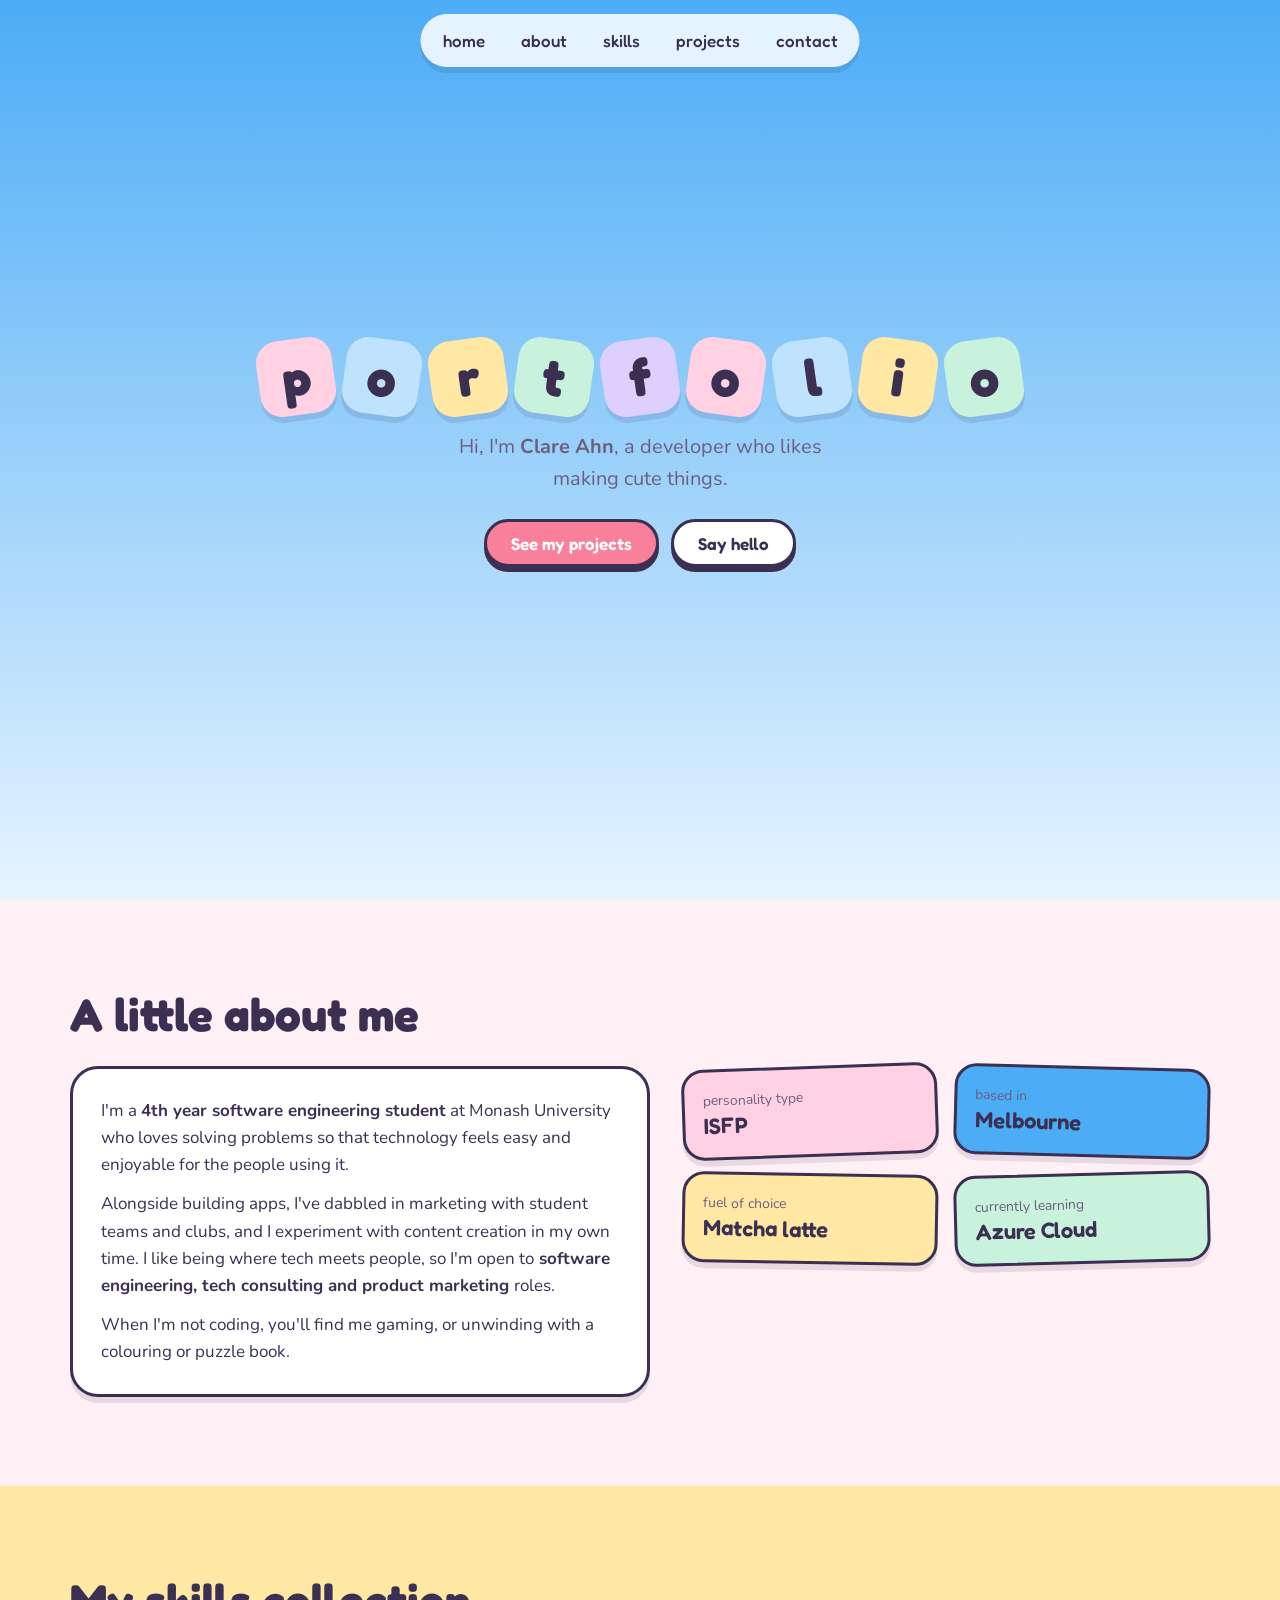
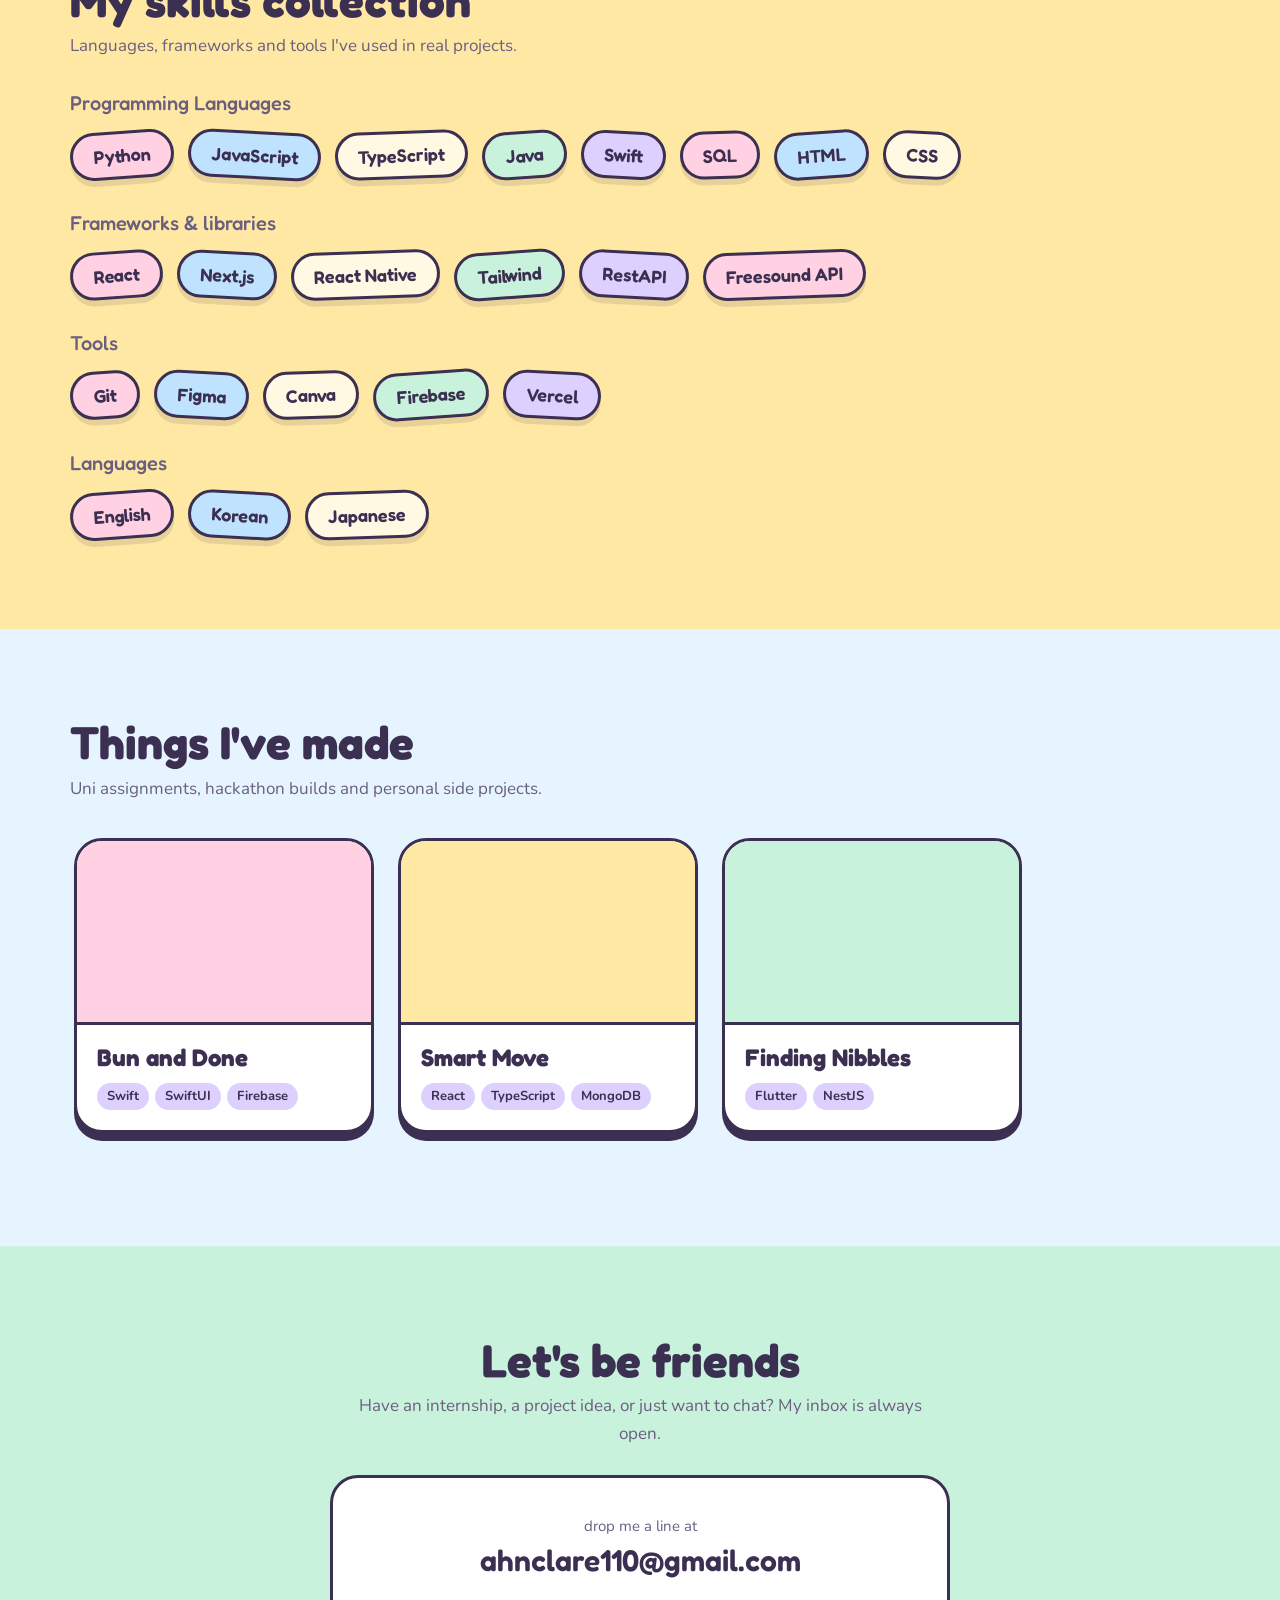
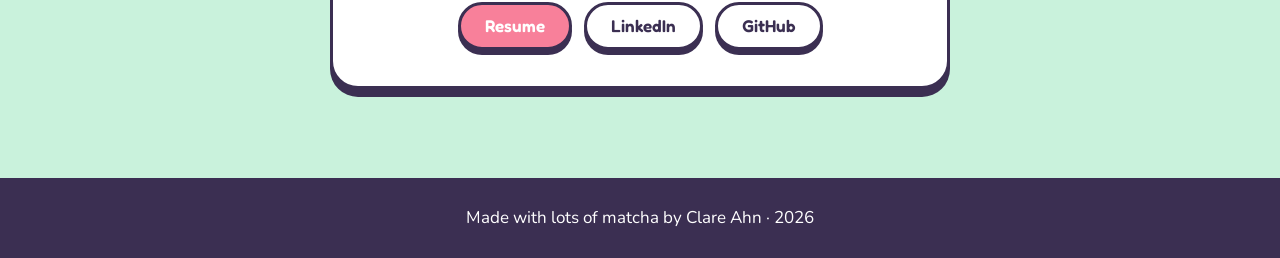
<file: index.html>
<!DOCTYPE html>
<html lang="en">
<head>
  <meta charset="utf-8">
  <meta name="viewport" content="width=device-width, initial-scale=1">
  <title>Clare Ahn · Portfolio</title>
  <meta name="description" content="Projects and apps I've built at uni and for fun.">
  <link rel="preconnect" href="https://fonts.googleapis.com">
  <link rel="preconnect" href="https://fonts.gstatic.com" crossorigin>
  <link href="https://fonts.googleapis.com/css2?family=Fredoka:wght@400;500;600;700&family=Nunito:wght@400;600;700&display=swap" rel="stylesheet">
  <link rel="stylesheet" href="css/main.css">
</head>
<body>

  <!-- nav bar -->
  <nav class="nav" aria-label="Main">
    <a href="#home">home</a>
    <a href="#about">about</a>
    <a href="#skills">skills</a>
    <a href="#projects">projects</a>
    <a href="#contact">contact</a>
  </nav>

  <!-- title -->
  <header class="title band" id="home">
    <div class="wrap">
        <h1 class="title-letters" aria-label="portfolio">
            <span aria-hidden="true">p</span>
            <span aria-hidden="true">o</span>
            <span aria-hidden="true">r</span>
            <span aria-hidden="true">t</span>
            <span aria-hidden="true">f</span>
            <span aria-hidden="true">o</span>
            <span aria-hidden="true">l</span>
            <span aria-hidden="true">i</span>
            <span aria-hidden="true">o</span>
        </h1>

        <p class="tagline">Hi, I'm <strong>Clare Ahn</strong>, a developer who likes making cute things.</p>

        <div class="btns">
            <a class="btn main" href="#projects">See my projects</a>
            <a class="btn" href="#contact">Say hello</a>
        </div>
    </div>
  </header>

  <main>
    <!-- about me -->
    <section class="about band" id="about">
        <div class="wrap">
            <h2>A little about me</h2>
            <div class="about-grid">
                <!-- LEFT: bio -->
                <div class="card about-bio">
                    <p>I'm a <strong> 4th year software engineering student</strong> at Monash University who loves solving problems so that technology feels easy and enjoyable for the people using it.</p>
                    <p>Alongside building apps, I've dabbled in marketing with student teams and clubs, and I experiment with content creation in my own time. I like being where tech meets people, so I'm open to<strong> software engineering, tech consulting and product marketing </strong>roles.</p>
                    <p>When I'm not coding, you'll find me gaming, or unwinding with a colouring or puzzle book.</p>
                </div>

                <!-- RIGHT: fun facts -->
                <ul class="facts">
                    <li class="fact">
                    <span class="fact-label">personality type</span>
                    <span class="fact-value">ISFP</span>
                    </li>
                    <li class="fact">
                    <span class="fact-label">based in</span>
                    <span class="fact-value">Melbourne</span>
                    </li>
                    <li class="fact">
                    <span class="fact-label">fuel of choice</span>
                    <span class="fact-value">Matcha latte</span>
                    </li>
                    <li class="fact">
                    <span class="fact-label">currently learning</span>
                    <span class="fact-value">Azure Cloud</span>
                    </li>
                </ul>
            </div>
        </div>    
    </section>

    <!-- skills -->
    <section class="skills band" id="skills">
        <div class="wrap">
            <h2>My skills collection</h2>
            <p class="lead">Languages, frameworks and tools I've used in real projects.</p>
            <div class="skill-groups">
                <div class="skill-group">
                    <h3>Programming Languages</h3>
                    <ul class="stickers">
                        <li>Python</li>
                        <li>JavaScript</li>
                        <li>TypeScript</li>
                        <li>Java</li>
                        <li>Swift</li>
                        <li>SQL</li>
                        <li>HTML</li>
                        <li>CSS</li>
                    </ul>
                </div>

                <div class="skill-group">
                    <h3>Frameworks &amp; libraries</h3>
                    <ul class="stickers">
                        <li>React</li>
                        <li>Next.js</li>
                        <li>React Native</li>
                        <li>Tailwind</li>
                        <li>RestAPI</li>
                        <li>Freesound API</li>
                    </ul>
                </div>

                <div class="skill-group">
                    <h3>Tools</h3>
                    <ul class="stickers">
                        <li>Git</li>
                        <li>Figma</li>
                        <li>Canva</li>
                        <li>Firebase</li>
                        <li>Vercel</li>
                    </ul>
                </div>
                <div class="skill-group">
                    <h3>Languages</h3>
                    <ul class="stickers">
                        <li>English</li>
                        <li>Korean</li>
                        <li>Japanese</li>
                    </ul>
                </div>
            </div>
        </div>
    </section>

    <!-- projects -->
    <section class="projects band" id="projects">
        <div class="wrap">
            <h2>Things I've made</h2>
            <p class="lead">Uni assignments, hackathon builds and personal side projects.</p>
                <div class="carousel">
                    <a class="project-card" href="projects/bun-and-done.html">
                        <div class="project-thumb"></div>
                        <div class="project-info">
                        <h3>Bun and Done</h3>
                        <ul class="tags">
                            <li>Swift</li>
                            <li>SwiftUI</li>
                            <li>Firebase</li>
                        </ul>
                        </div>
                    </a>

                    <a class="project-card" href="projects/smart-move.html">
                        <div class="project-thumb"></div>
                        <div class="project-info">
                        <h3>Smart Move</h3>
                        <ul class="tags">
                            <li>React</li>
                            <li>TypeScript</li>
                            <li>MongoDB</li>
                        </ul>
                        </div>
                    </a>

                    <a class="project-card" href="projects/finding-nibbles.html">
                        <div class="project-thumb"></div>
                        <div class="project-info">
                        <h3>Finding Nibbles</h3>
                        <ul class="tags">
                            <li>Flutter</li>
                            <li>NestJS</li>
                        </ul>
                        </div>
                    </a>
            </div>
        </div>
    </section>

    <!-- contact -->
    <section class="contact band" id="contact">
        <div class="wrap">
            <h2>Let's be friends</h2>
            <p class="lead">Have an internship, a project idea, or just want to chat? My inbox is always open.</p>
            <div class="card letter">
                <p class="letter-label">drop me a line at</p>
                <a class="email" href="mailto:ahnclare110@gmail.com">ahnclare110@gmail.com</a>
                <div class="btns">
                    <a class="btn main" href="files/Resume_ClareAHN.pdf" target="_blank" rel="noopener">Resume</a>
                    <a class="btn" href="https://www.linkedin.com/in/clare-ahn" target="_blank" rel="noopener">LinkedIn</a>
                    <a class="btn" href="https://github.com/clareahn" target="_blank" rel="noopener">GitHub</a>
                </div>
            </div>
        </div>
    </section>
  </main>

  <!-- footer -->
  <footer>Made with lots of matcha by Clare Ahn · 2026</footer>
  <script type="module" src="js/main.js"></script>
</body>
</html>
</file>
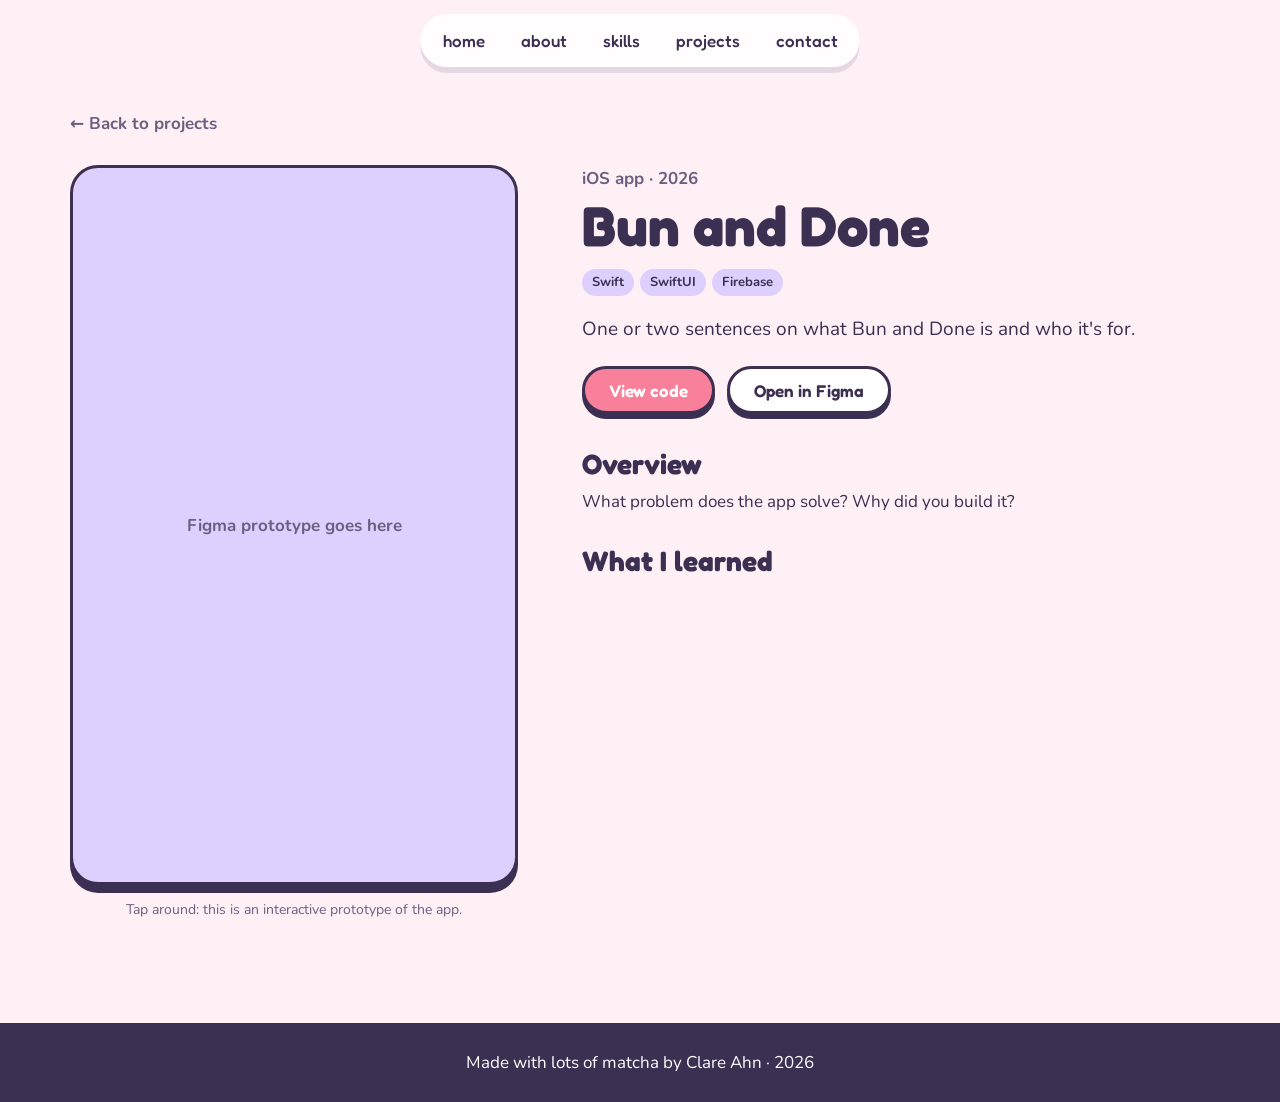
<file: projects/bun-and-done.html>
<!DOCTYPE html>
<html lang="en">
<head>
  <meta charset="utf-8">
  <meta name="viewport" content="width=device-width, initial-scale=1">
  <title>Bun and Done · Clare Ahn</title>
  <meta name="description" content="iOS app project for Bun and Done, built with Swift, SwiftUI, and Firebase.">
  <link rel="preconnect" href="https://fonts.googleapis.com">
  <link rel="preconnect" href="https://fonts.gstatic.com" crossorigin>
  <link href="https://fonts.googleapis.com/css2?family=Fredoka:wght@400;500;600;700&family=Nunito:wght@400;600;700&display=swap" rel="stylesheet">
  <link rel="stylesheet" href="../css/main.css">
</head>
<body>

  <!-- nav bar -->
  <nav class="nav" aria-label="Main">
    <a href="../index.html#home">home</a>
    <a href="../index.html#about">about</a>
    <a href="../index.html#skills">skills</a>
    <a href="../index.html#projects">projects</a>
    <a href="../index.html#contact">contact</a>
  </nav>
  <main class="project-page band">
    <div class="wrap">

      <a class="back-link" href="../index.html#projects">← Back to projects</a>

      <div class="project-layout">

        <!-- LEFT: Figma prototype -->
        <div class="prototype">
          <!-- Replace this placeholder with your Figma embed <iframe> (see 10.4) -->
          <div class="prototype-frame prototype-placeholder">
            Figma prototype goes here
          </div>
          <p class="prototype-hint">Tap around: this is an interactive prototype of the app.</p>
        </div>

        <!-- RIGHT: project info -->
        <div class="project-details">

          <header class="project-header">
            <p class="project-meta">iOS app · 2026</p>
            <h1>Bun and Done</h1>
            <ul class="tags">
              <li>Swift</li>
              <li>SwiftUI</li>
              <li>Firebase</li>
            </ul>
            <p class="project-summary">
              One or two sentences on what Bun and Done is and who it's for.
            </p>
            <div class="project-links">
              <a class="btn main" href="https://github.com/clareahn/Bun-and-Done">View code</a>
              <a class="btn" href="https://www.figma.com/design/rqqr4gwIj2fwmIbJtLSAf0/FIT3178-UI-Design?t=jcFHb45cIMUOV8d6-0">Open in Figma</a>
            </div>
          </header>

          <section class="project-block">
            <h2>Overview</h2>
            <p>What problem does the app solve? Why did you build it?</p>
          </section>

          <section class="project-block">
            <h2>What I learned</h2>
          </section>
          </div>
         </div>
    </div>
  </main>

  <!-- footer -->
  <footer>Made with lots of matcha by Clare Ahn · 2026</footer>
  <script type="module" src="../js/main.js"></script>
</body>
</html>
</file>
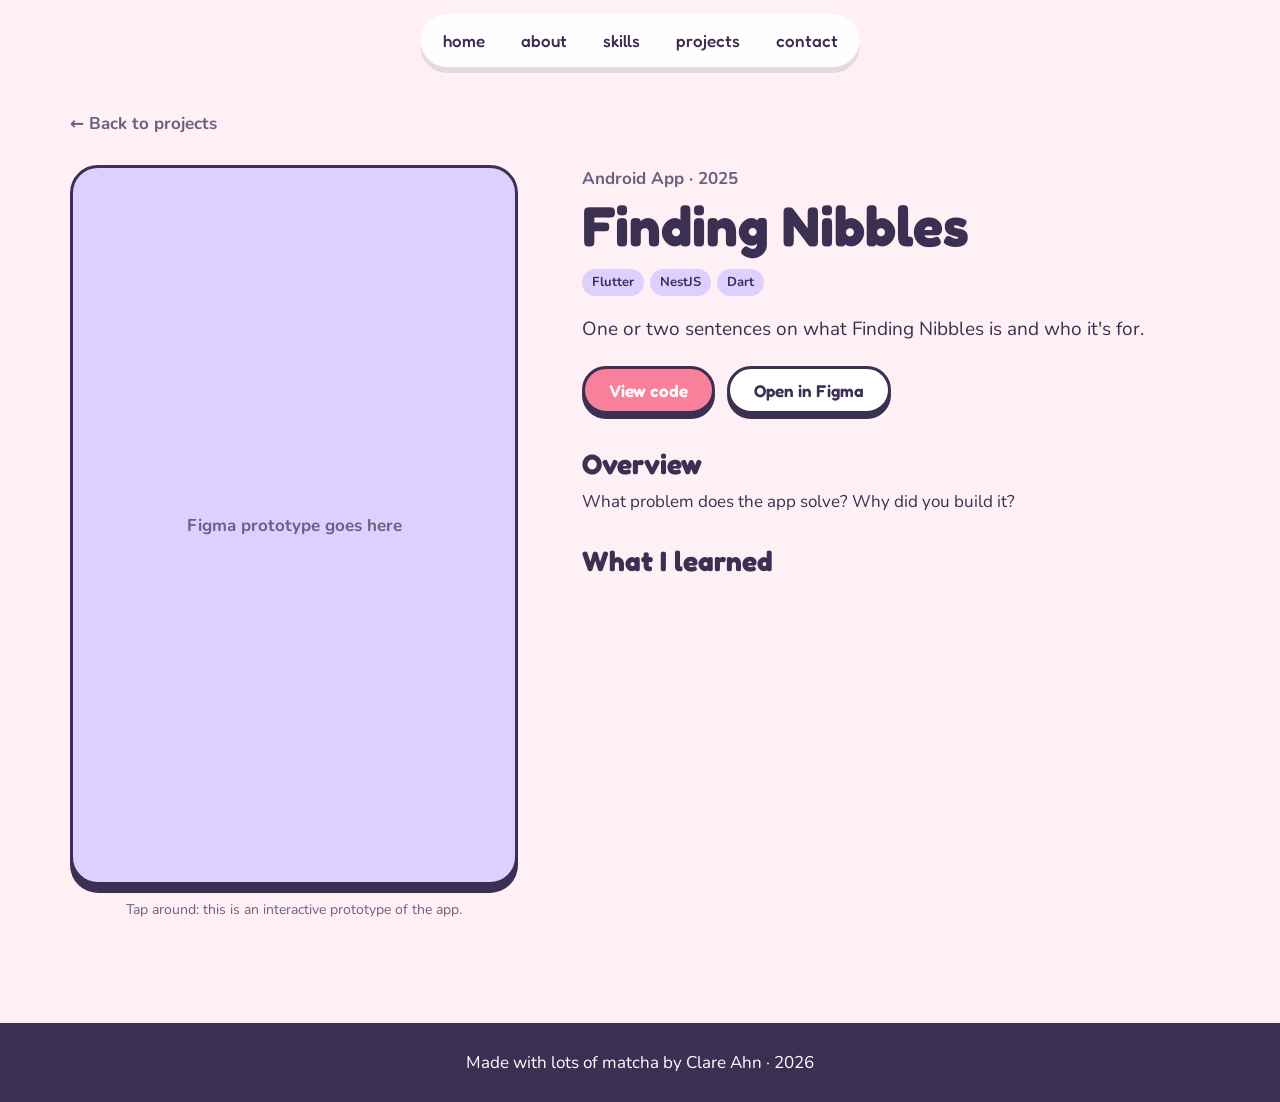
<file: projects/finding-nibbles.html>
<!DOCTYPE html>
<html lang="en">
<head>
  <meta charset="utf-8">
  <meta name="viewport" content="width=device-width, initial-scale=1">
  <title>Finding Nibbles · Clare Ahn</title>
  <meta name="description" content="Website marketplace for removalists and customers.">
  <link rel="preconnect" href="https://fonts.googleapis.com">
  <link rel="preconnect" href="https://fonts.gstatic.com" crossorigin>
  <link href="https://fonts.googleapis.com/css2?family=Fredoka:wght@400;500;600;700&family=Nunito:wght@400;600;700&display=swap" rel="stylesheet">
  <link rel="stylesheet" href="../css/main.css">
</head>
<body>

  <!-- nav bar -->
  <nav class="nav" aria-label="Main">
    <a href="../index.html#home">home</a>
    <a href="../index.html#about">about</a>
    <a href="../index.html#skills">skills</a>
    <a href="../index.html#projects">projects</a>
    <a href="../index.html#contact">contact</a>
  </nav>
  <main class="project-page band">
    <div class="wrap">

      <a class="back-link" href="../index.html#projects">← Back to projects</a>

      <div class="project-layout">

        <!-- LEFT: Figma prototype -->
        <div class="prototype">
          <!-- Replace this placeholder with your Figma embed <iframe> (see 10.4) -->
          <div class="prototype-frame prototype-placeholder">
            Figma prototype goes here
          </div>
          <p class="prototype-hint">Tap around: this is an interactive prototype of the app.</p>
        </div>

        <!-- RIGHT: project info -->
        <div class="project-details">

          <header class="project-header">
            <p class="project-meta">Android App · 2025</p>
            <h1>Finding Nibbles</h1>
            <ul class="tags">
              <li>Flutter</li>
              <li>NestJS</li>
              <li>Dart</li>

            </ul>
            <p class="project-summary">
              One or two sentences on what Finding Nibbles is and who it's for.
            </p>
            <div class="project-links">
              <a class="btn main" href="https://github.com/Monash-FIT3170/2025W2-FindingNibbles">View code</a>
              <a class="btn" href="https://www.figma.com/design/rqqr4gwIj2fwmIbJtLSAf0/FIT3178-UI-Design?t=jcFHb45cIMUOV8d6-0">Open in Figma</a>
            </div>
          </header>

          <section class="project-block">
            <h2>Overview</h2>
            <p>What problem does the app solve? Why did you build it?</p>
          </section>

          <section class="project-block">
            <h2>What I learned</h2>
          </section>
          </div>
         </div>
    </div>
  </main>

  <!-- footer -->
  <footer>Made with lots of matcha by Clare Ahn · 2026</footer>
  <script type="module" src="../js/main.js"></script>
</body>
</html>
</file>
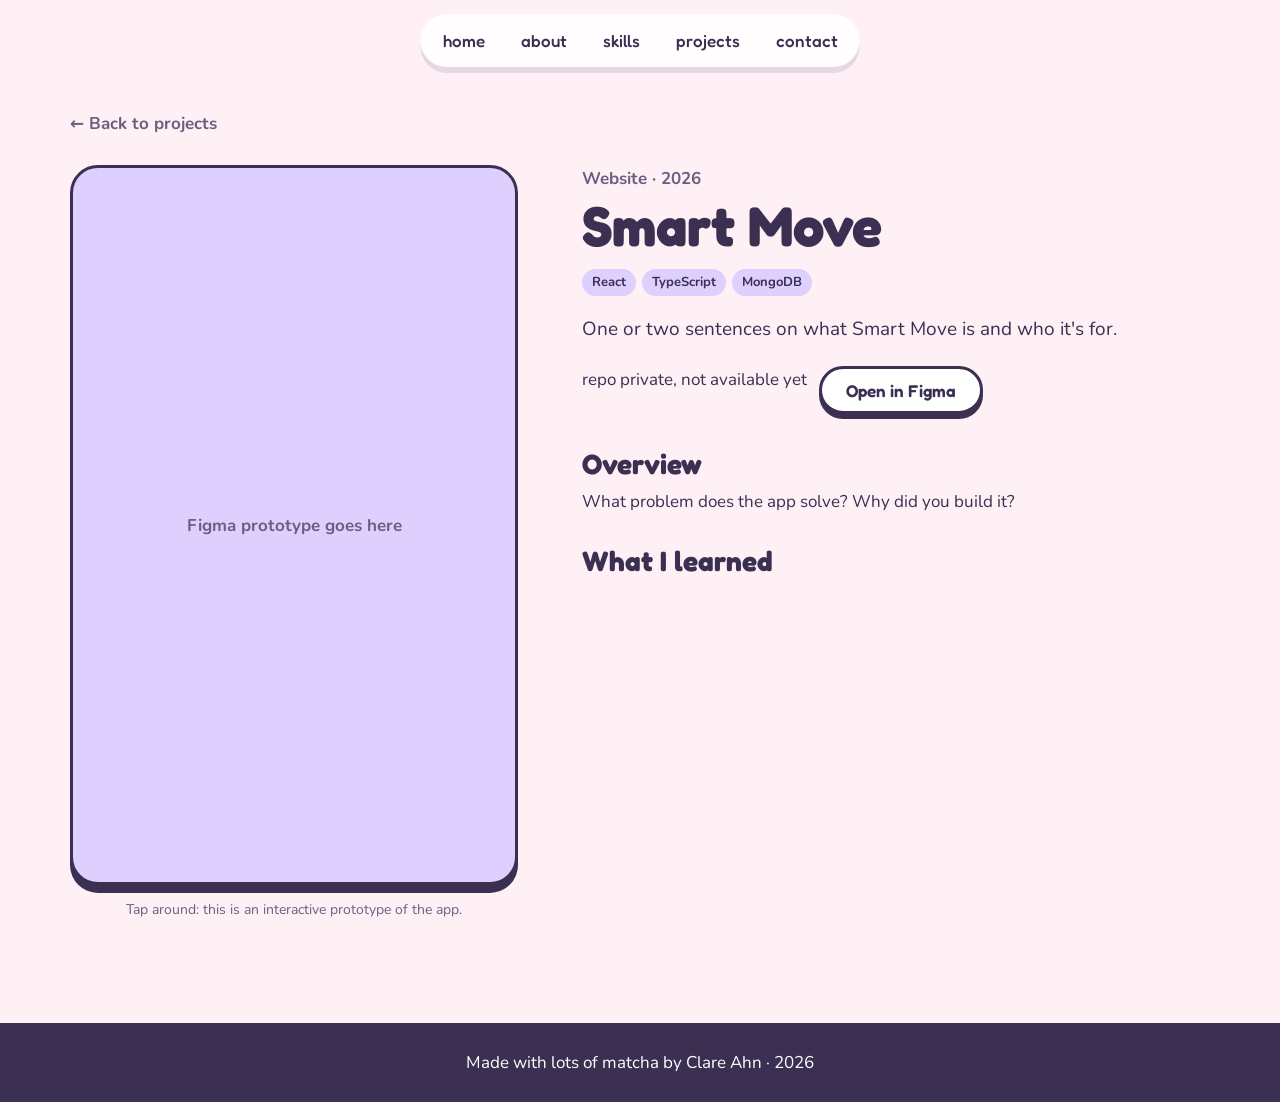
<file: projects/smart-move.html>
<!DOCTYPE html>
<html lang="en">
<head>
  <meta charset="utf-8">
  <meta name="viewport" content="width=device-width, initial-scale=1">
  <title>Smart Move · Clare Ahn</title>
  <meta name="description" content="Website marketplace for removalists and customers.">
  <link rel="preconnect" href="https://fonts.googleapis.com">
  <link rel="preconnect" href="https://fonts.gstatic.com" crossorigin>
  <link href="https://fonts.googleapis.com/css2?family=Fredoka:wght@400;500;600;700&family=Nunito:wght@400;600;700&display=swap" rel="stylesheet">
  <link rel="stylesheet" href="../css/main.css">
</head>
<body>

  <!-- nav bar -->
  <nav class="nav" aria-label="Main">
    <a href="../index.html#home">home</a>
    <a href="../index.html#about">about</a>
    <a href="../index.html#skills">skills</a>
    <a href="../index.html#projects">projects</a>
    <a href="../index.html#contact">contact</a>
  </nav>
  <main class="project-page band">
    <div class="wrap">

      <a class="back-link" href="../index.html#projects">← Back to projects</a>

      <div class="project-layout">

        <!-- LEFT: Figma prototype -->
        <div class="prototype">
          <!-- Replace this placeholder with your Figma embed <iframe> (see 10.4) -->
          <div class="prototype-frame prototype-placeholder">
            Figma prototype goes here
          </div>
          <p class="prototype-hint">Tap around: this is an interactive prototype of the app.</p>
        </div>

        <!-- RIGHT: project info -->
        <div class="project-details">

          <header class="project-header">
            <p class="project-meta">Website · 2026</p>
            <h1>Smart Move</h1>
            <ul class="tags">
              <li>React</li>
              <li>TypeScript</li>
              <li>MongoDB</li>
            </ul>
            <p class="project-summary">
              One or two sentences on what Smart Move is and who it's for.
            </p>
            <div class="project-links">
              <!-- <a class="btn main" href="https://github.com/clareahn/Bun-and-Done">View code</a> --> repo private, not available yet
              <a class="btn" href="https://www.figma.com/design/rqqr4gwIj2fwmIbJtLSAf0/FIT3178-UI-Design?t=jcFHb45cIMUOV8d6-0">Open in Figma</a>
            </div>
          </header>

          <section class="project-block">
            <h2>Overview</h2>
            <p>What problem does the app solve? Why did you build it?</p>
          </section>

          <section class="project-block">
            <h2>What I learned</h2>
          </section>
          </div>
         </div>
    </div>
  </main>

  <!-- footer -->
  <footer>Made with lots of matcha by Clare Ahn · 2026</footer>
  <script type="module" src="../js/main.js"></script>
</body>
</html>
</file>
<file: css/main.css>
/* Entry stylesheet */
@import url("base.css");
@import url('nav.css');
@import url('buttons.css');
@import url('title.css');
@import url('skills.css');
@import url('projects.css');
@import url('project-page.css');
@import url('about.css');
@import url('contact.css');

/* temp section colours: these move into each section's own file in later steps */
footer    { background: var(--ink); color: #fff; text-align: center; padding: 26px 16px; }
</file>
